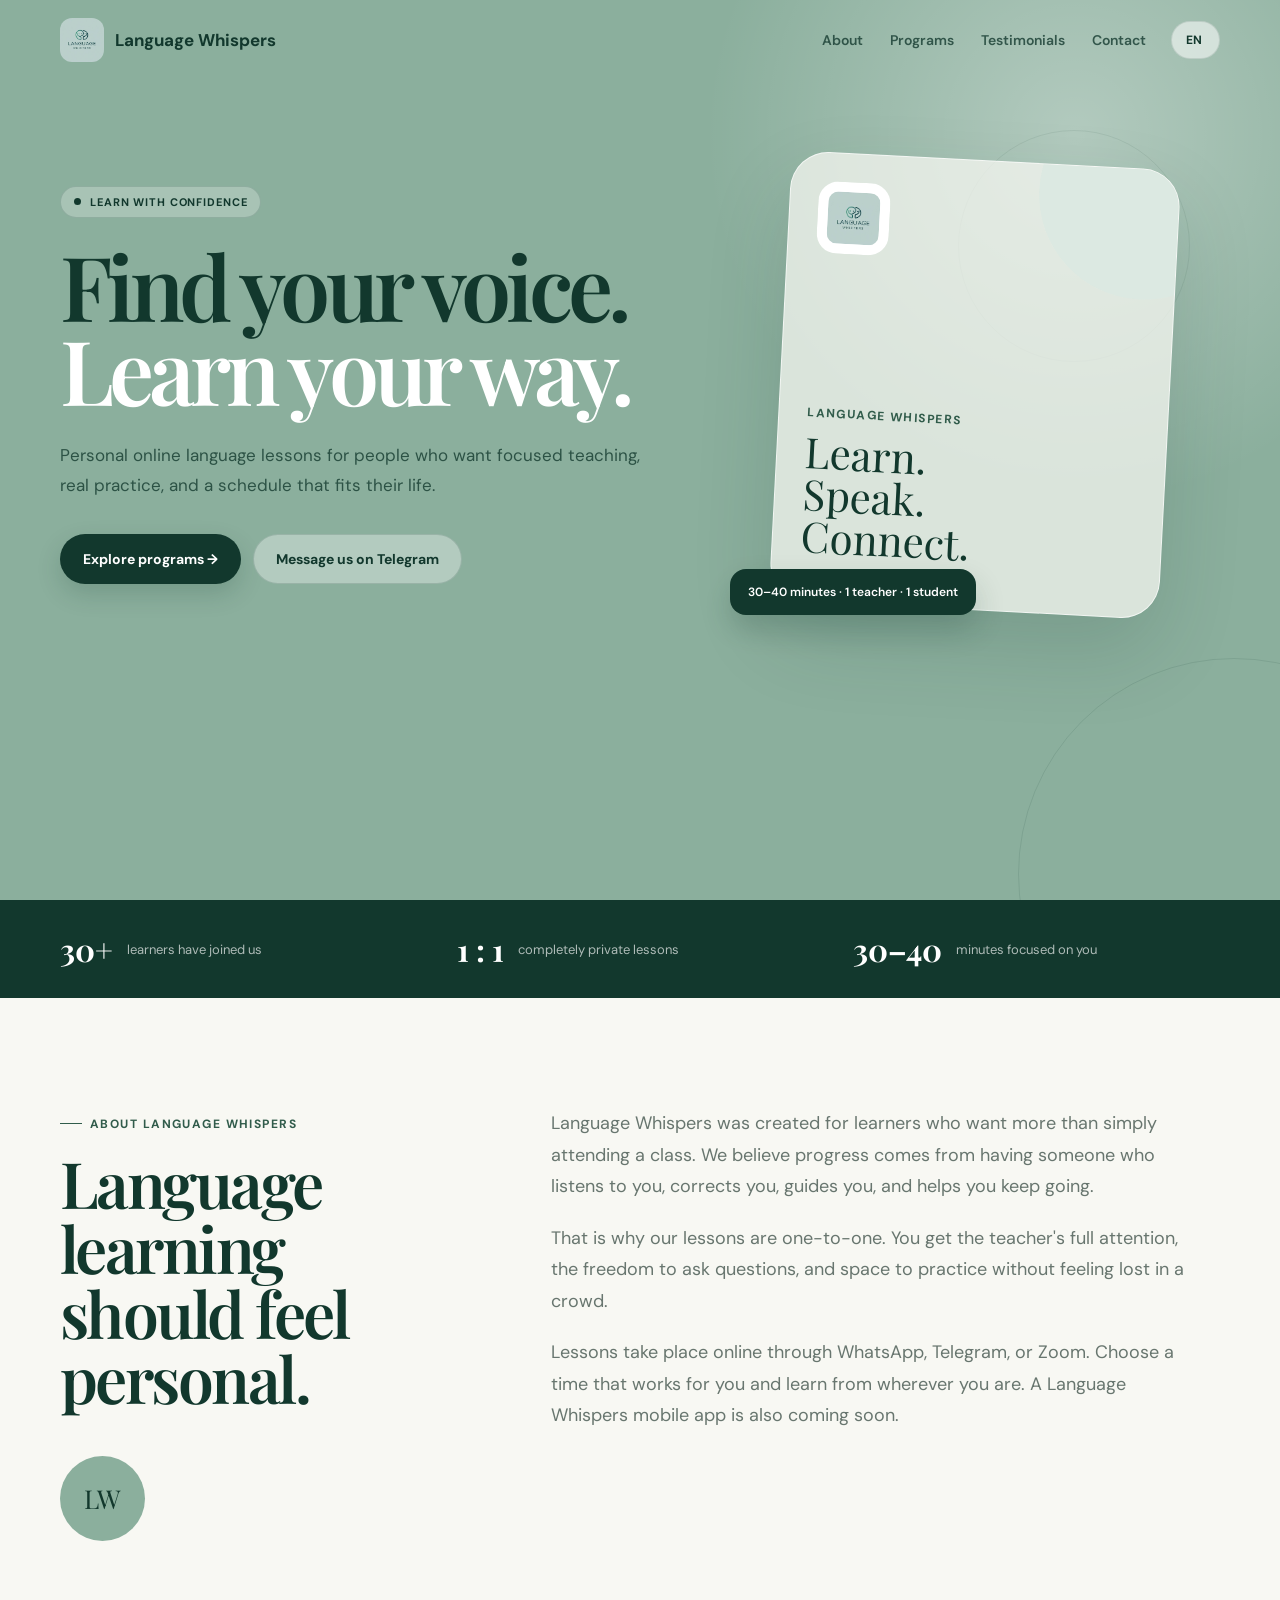
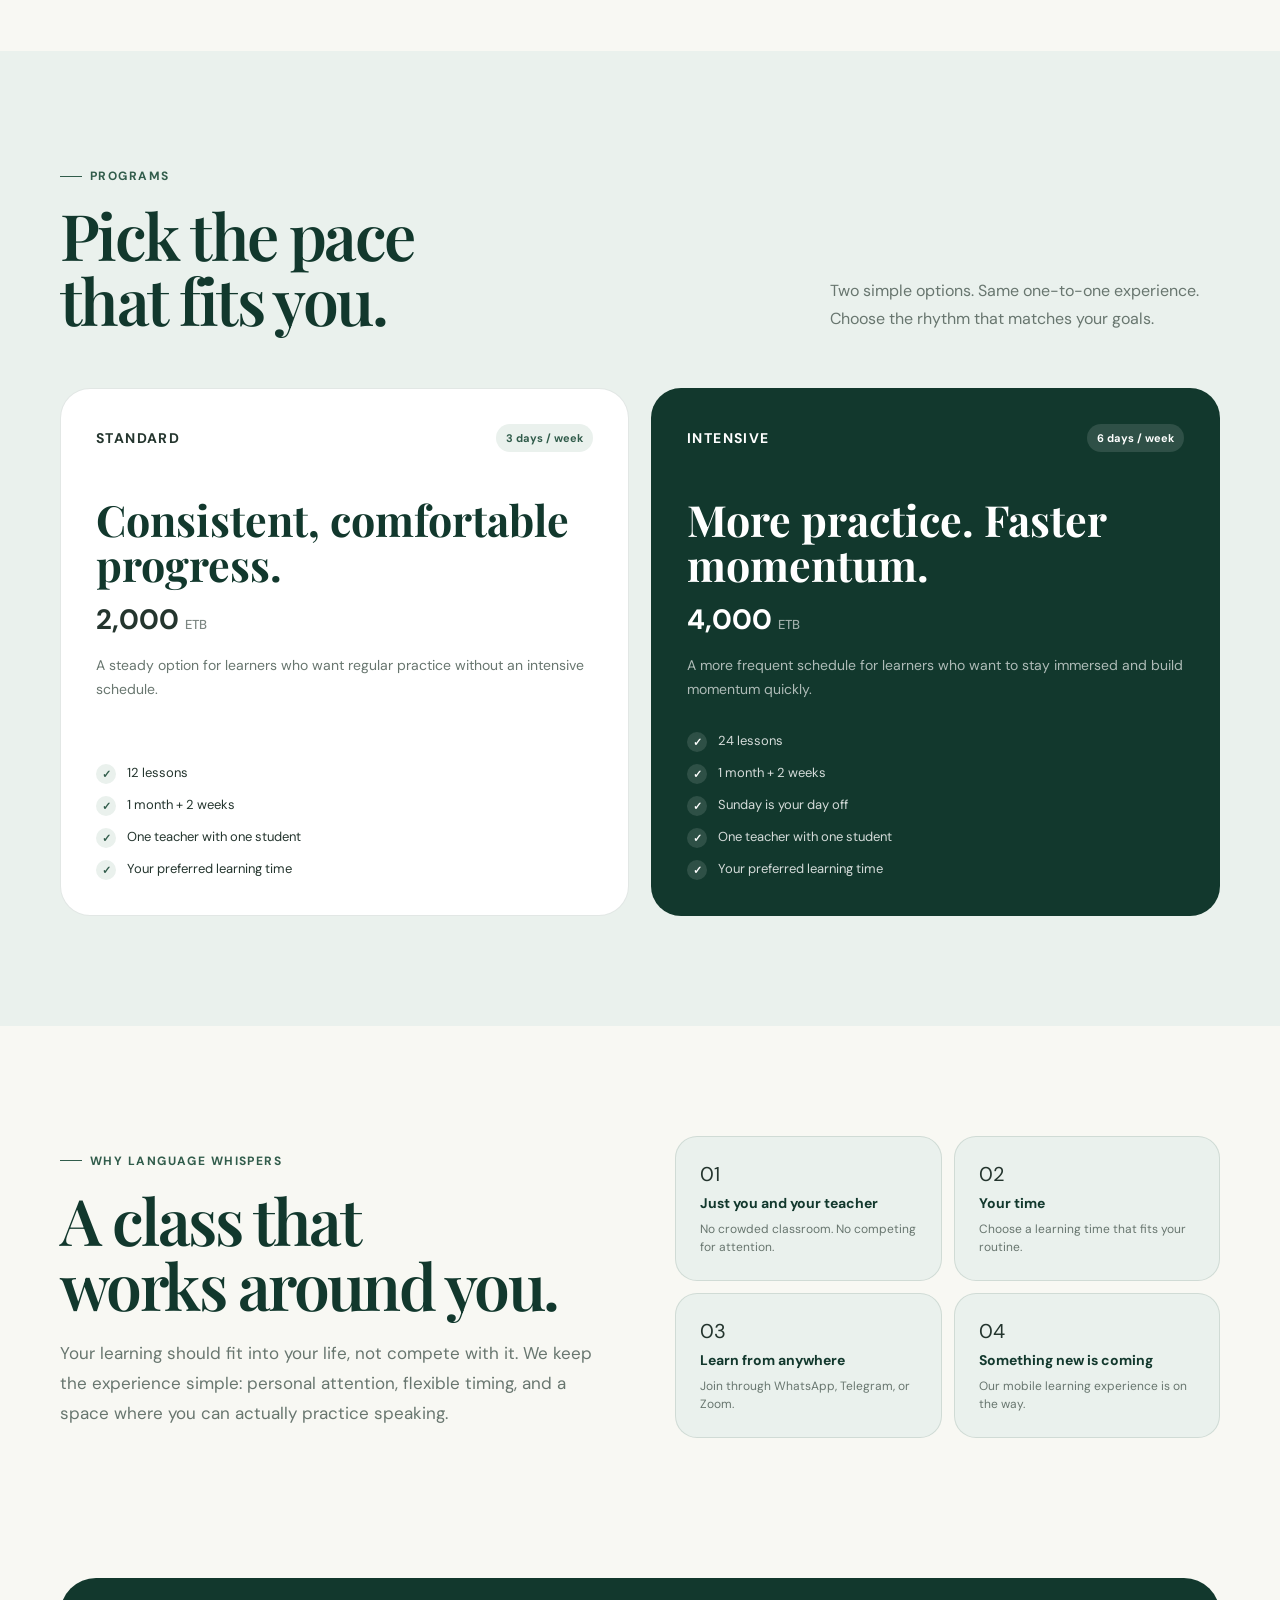
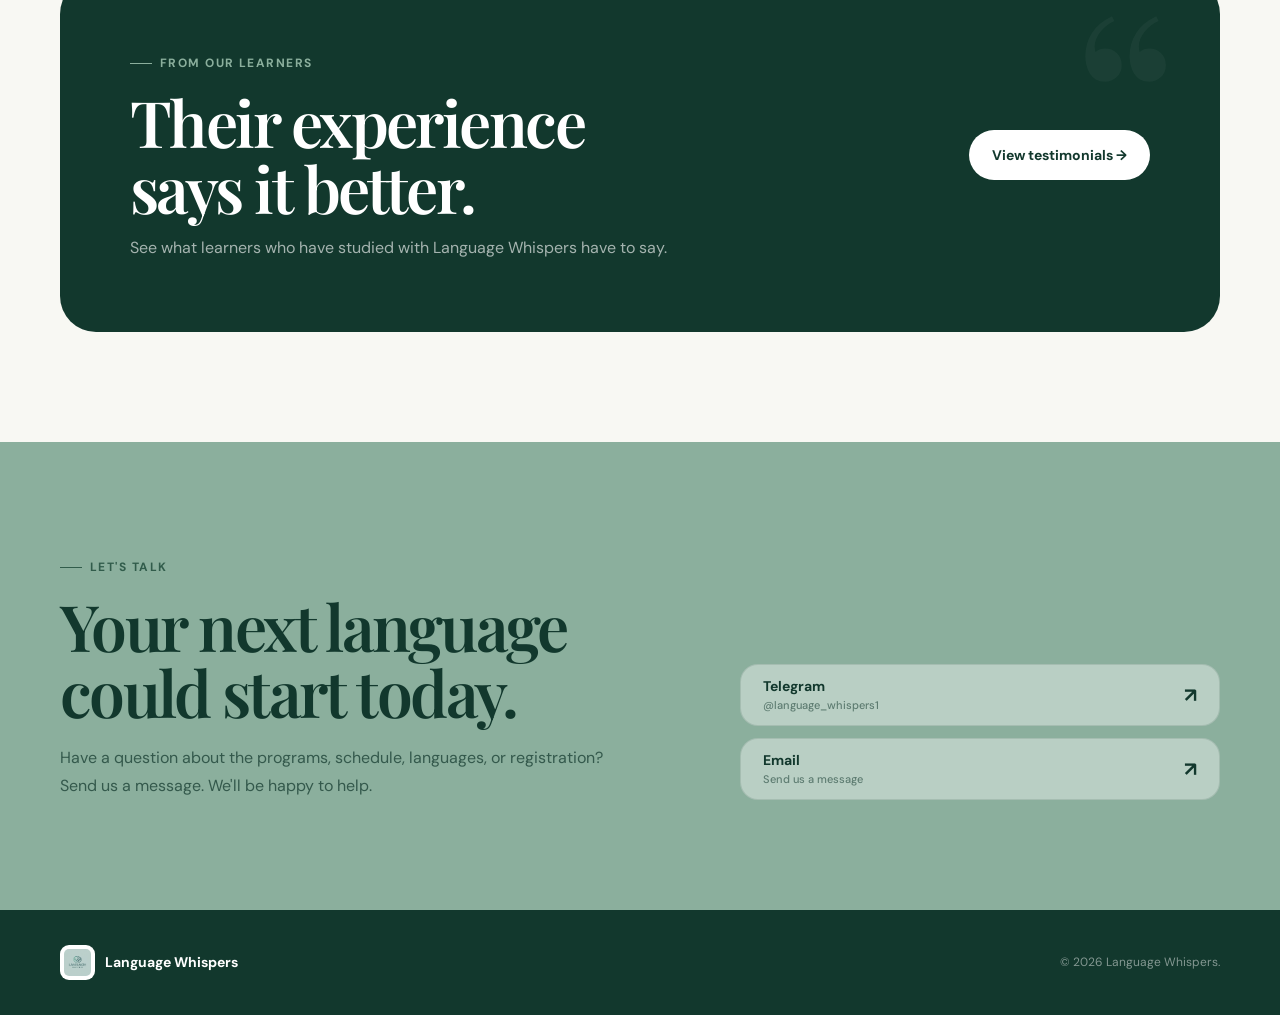
<file: index.html>
<!DOCTYPE html>
<html lang="en">
<head>
<meta charset="UTF-8">
<meta name="viewport" content="width=device-width, initial-scale=1.0">

<title>Language Whispers — Learn With Confidence</title>

<style>
@import url('https://fonts.googleapis.com/css2?family=DM+Sans:wght@400;500;600;700&family=Playfair+Display:wght@500;600&display=swap');

:root{
    --sage:#8BAF9D;
    --sage-light:#EAF1ED;
    --sage-soft:#DCE9E2;
    --deep:#12382D;
    --deep-2:#1D4A3B;
    --green:#315C4B;
    --cream:#F8F8F3;
    --white:#fff;
    --text:#24352E;
    --muted:#68766F;
    --border:rgba(18,56,45,.12);
    --shadow:0 20px 60px rgba(18,56,45,.10);
}

*{
    margin:0;
    padding:0;
    box-sizing:border-box;
}

html{
    scroll-behavior:smooth;
}

body{
    font-family:"DM Sans",sans-serif;
    background:var(--cream);
    color:var(--text);
    overflow-x:hidden;
}

img{
    max-width:100%;
    display:block;
}

a{
    color:inherit;
    text-decoration:none;
}

button,
select{
    font:inherit;
}

.container{
    width:min(1160px,calc(100% - 48px));
    margin:auto;
}

.section{
    padding:110px 0;
}

.section-label{
    display:inline-flex;
    align-items:center;
    gap:8px;
    margin-bottom:18px;

    font-size:12px;
    font-weight:700;
    letter-spacing:.12em;
    text-transform:uppercase;
    color:var(--green);
}

.section-label::before{
    content:"";
    width:22px;
    height:1px;
    background:currentColor;
}

h1,
h2{
    font-family:"Playfair Display",serif;
    font-weight:600;
    color:var(--deep);
}

h2{
    font-size:clamp(2.5rem,5vw,4.5rem);
    line-height:1.02;
    letter-spacing:-.04em;
}

p{
    line-height:1.75;
}

::selection{
    background:var(--deep);
    color:#fff;
}


/* =========================================================
   NAVIGATION
========================================================= */

.navbar{
    position:fixed;
    top:0;
    left:0;
    width:100%;
    z-index:1000;
    padding:18px 0;
    transition:.3s ease;
}

.navbar.scrolled{
    background:rgba(248,248,243,.93);
    backdrop-filter:blur(18px);
    box-shadow:0 8px 30px rgba(18,56,45,.06);
    padding:12px 0;
}

.nav-inner{
    display:flex;
    align-items:center;
    justify-content:space-between;
    gap:25px;
}

.logo{
    display:flex;
    align-items:center;
    gap:11px;
    flex-shrink:0;
}

.logo img{
    width:44px;
    height:44px;
    object-fit:contain;
    border-radius:12px;
}

.logo-text{
    color:var(--deep);
    font-size:17px;
    font-weight:700;
}

.nav-right{
    display:flex;
    align-items:center;
    gap:25px;
}

.nav-links{
    display:flex;
    align-items:center;
    gap:27px;
}

.nav-links a{
    color:var(--deep);
    font-size:14px;
    font-weight:600;
    opacity:.78;
    transition:.2s;
}

.nav-links a:hover{
    opacity:1;
}

.language-select{
    appearance:none;
    border:1px solid var(--border);
    background:rgba(255,255,255,.55);
    color:var(--deep);
    border-radius:999px;
    padding:10px 14px;
    font-size:12px;
    font-weight:700;
    cursor:pointer;
    outline:none;
}

.menu-btn{
    display:none;
    width:44px;
    height:44px;
    border:1px solid var(--border);
    border-radius:50%;
    background:rgba(255,255,255,.6);
    align-items:center;
    justify-content:center;
    flex-direction:column;
    gap:5px;
    cursor:pointer;
}

.menu-btn span{
    width:18px;
    height:2px;
    background:var(--deep);
    border-radius:2px;
}


/* =========================================================
   HERO
========================================================= */

.hero{
    min-height:100vh;
    padding:0 0 80px;
    padding-top:150px;
    background:
        radial-gradient(circle at 84% 15%,
        rgba(255,255,255,.34),
        transparent 28%),
        var(--sage);
    position:relative;
    overflow:hidden;
}

.hero::before{
    content:"";
    position:absolute;
    width:430px;
    height:430px;
    border:1px solid rgba(18,56,45,.10);
    border-radius:50%;
    right:-170px;
    bottom:-190px;
}

.hero::after{
    content:"";
    position:absolute;
    width:230px;
    height:230px;
    border:1px solid rgba(18,56,45,.08);
    border-radius:50%;
    right:90px;
    top:130px;
}

.hero-grid{
    position:relative;
    z-index:2;

    display:grid;
    grid-template-columns:1.1fr .9fr;
    gap:70px;
    align-items:center;
}

.hero-copy{
    max-width:720px;
}

.hero-eyebrow{
    display:inline-flex;
    align-items:center;
    gap:9px;

    padding:8px 13px;
    margin-bottom:25px;

    border:1px solid rgba(18,56,45,.16);
    background:rgba(255,255,255,.25);
    border-radius:999px;

    color:var(--deep);
    font-size:11px;
    font-weight:700;
    letter-spacing:.08em;
    text-transform:uppercase;
}

.hero-eyebrow span:first-child{
    width:7px;
    height:7px;
    border-radius:50%;
    background:var(--deep);
}

.hero h1{
    font-size:clamp(3.4rem,7vw,6.7rem);
    line-height:.94;
    letter-spacing:-.055em;
}

.hero h1 em{
    color:white;
    font-style:normal;
}

.hero-description{
    max-width:580px;
    margin-top:30px;
    color:rgba(18,56,45,.78);
    font-size:17px;
}

.hero-actions{
    display:flex;
    flex-wrap:wrap;
    gap:12px;
    margin-top:34px;
}

.btn{
    display:inline-flex;
    align-items:center;
    justify-content:center;
    gap:9px;

    min-height:50px;
    padding:0 22px;

    border-radius:999px;
    border:1px solid transparent;

    font-size:14px;
    font-weight:700;

    cursor:pointer;
    transition:.2s ease;
}

.btn:hover{
    transform:translateY(-2px);
}

.btn-dark{
    background:var(--deep);
    color:#fff;
    box-shadow:0 10px 25px rgba(18,56,45,.18);
}

.btn-light{
    background:rgba(255,255,255,.35);
    border-color:rgba(18,56,45,.16);
    color:var(--deep);
}

.btn-white{
    background:#fff;
    color:var(--deep);
}


/* =========================================================
   HERO CARD
========================================================= */

.hero-visual{
    position:relative;
    min-height:470px;
    display:flex;
    align-items:center;
    justify-content:center;
}

.hero-card{
    width:min(390px,100%);
    min-height:450px;

    padding:28px;
    border-radius:38px;

    background:rgba(248,248,243,.72);
    border:1px solid rgba(255,255,255,.65);
    box-shadow:0 35px 80px rgba(18,56,45,.15);

    position:relative;
    overflow:hidden;
    transform:rotate(3deg);
}

.hero-card::before{
    content:"";
    position:absolute;
    width:210px;
    height:210px;
    border-radius:50%;
    background:var(--sage-soft);
    top:-80px;
    right:-70px;
}

.hero-card-logo{
    position:relative;
    z-index:2;
    width:72px;
    height:72px;
    padding:10px;
    object-fit:contain;
    border-radius:20px;
    background:#fff;
}

.hero-card-content{
    position:absolute;
    left:28px;
    right:28px;
    bottom:28px;
}

.hero-card-small{
    color:var(--green);
    font-size:12px;
    font-weight:700;
    text-transform:uppercase;
    letter-spacing:.12em;
}

.hero-card-title{
    margin:10px 0 16px;
    color:var(--deep);
    font-family:"Playfair Display",serif;
    font-size:42px;
    line-height:1;
}

.hero-card-text{
    color:var(--muted);
    font-size:14px;
    line-height:1.7;
}

.hero-note{
    position:absolute;
    left:0;
    bottom:5px;
    padding-top: 10px;

    padding:15px 18px;
    border-radius:16px;

    background:var(--deep);
    color:#fff;

    font-size:12px;
    font-weight:600;

    box-shadow:0 15px 30px rgba(18,56,45,.2);
}


/* =========================================================
   TRUST
========================================================= */

.trust{
    padding:28px 0;
    background:var(--deep);
    color:#fff;
}

.trust-grid{
    display:grid;
    grid-template-columns:repeat(3,1fr);
    gap:30px;
}

.trust-item{
    display:flex;
    align-items:center;
    gap:14px;
}

.trust-number{
    font-family:"Playfair Display",serif;
    font-size:31px;
   
}

.trust-text{
    color:rgba(255,255,255,.66);
    font-size:13px;
}


/* =========================================================
   ABOUT
========================================================= */

.about-grid{
    display:grid;
    grid-template-columns:.75fr 1.25fr;
    gap:90px;
    align-items:start;
}

.about-intro{
    position:sticky;
    top:130px;
}

.about-text{
    max-width:650px;
    color:var(--muted);
    font-size:18px;
}

.about-text + .about-text{
    margin-top:20px;
}

.about-mark{
    width:85px;
    height:85px;
    margin-top:45px;

    display:flex;
    align-items:center;
    justify-content:center;

    border-radius:50%;
    background:var(--sage);

    color:var(--deep);
    font-family:"Playfair Display",serif;
    font-size:26px;
}


/* =========================================================
   PROGRAMS
========================================================= */

.programs{
    background:var(--sage-light);
}

.program-heading{
    display:flex;
    align-items:end;
    justify-content:space-between;
    gap:30px;
    margin-bottom:55px;
}

.program-heading p{
    max-width:390px;
    color:var(--muted);
}

.program-grid{
    display:grid;
    grid-template-columns:repeat(2,1fr);
    gap:22px;
}

.program-card{
    min-height:450px;
    padding:35px;

    display:flex;
    flex-direction:column;

    background:#fff;
    border:1px solid var(--border);
    border-radius:30px;

    transition:.25s ease;
}

.program-card:hover{
    transform:translateY(-6px);
    box-shadow:var(--shadow);
}

.program-card.featured{
    background:var(--deep);
    color:#fff;
}

.program-top{
    display:flex;
    align-items:center;
    justify-content:space-between;
    gap:20px;
}

.program-name{
    color:inherit;
    font-size:14px;
    font-weight:700;
    text-transform:uppercase;
    letter-spacing:.1em;
}

.program-badge{
    padding:7px 10px;
    border-radius:999px;
    background:var(--sage-light);
    color:var(--green);
    font-size:11px;
    font-weight:700;
}

.featured .program-badge{
    background:rgba(255,255,255,.12);
    color:#fff;
}

.program-title{
    margin-top:45px;
    color:var(--deep);
    font-family:"Playfair Display",serif;
    font-size:43px;
    line-height:1.05;
}

.featured .program-title{
    color:#fff;
}

.program-price{
    margin-top:14px;
    color:inherit;
    font-size:28px;
    font-weight:700;
}

.program-price span{
    font-size:13px;
    font-weight:500;
    opacity:.6;
}

.program-description{
    margin-top:15px;
    color:var(--muted);
    font-size:14px;
}

.featured .program-description{
    color:rgba(255,255,255,.66);
}

.program-details{
    margin-top:auto;
    padding-top:30px;
    display:grid;
    gap:12px;
}

.detail{
    display:flex;
    align-items:flex-start;
    gap:11px;
    color:var(--text);
    font-size:13px;
}

.featured .detail{
    color:rgba(255,255,255,.82);
}

.detail::before{
    content:"✓";
    width:20px;
    height:20px;
    flex-shrink:0;

    display:flex;
    align-items:center;
    justify-content:center;

    border-radius:50%;
    background:var(--sage-light);
    color:var(--green);

    font-size:11px;
    font-weight:700;
}

.featured .detail::before{
    background:rgba(255,255,255,.12);
    color:#fff;
}


/* =========================================================
   EXPERIENCE
========================================================= */

.experience-grid{
    display:grid;
    grid-template-columns:1fr 1fr;
    gap:70px;
    align-items:center;
}

.experience-copy p{
    max-width:570px;
    margin-top:22px;
    color:var(--muted);
    font-size:17px;
}

.experience-list{
    display:grid;
    grid-template-columns:1fr 1fr;
    gap:12px;
}

.experience-item{
    min-height:145px;
    padding:24px;

    display:flex;
    flex-direction:column;
    justify-content:space-between;

    border:1px solid var(--border);
    border-radius:22px;
    background:var(--sage-light);
}

.experience-icon{
    font-size:20px;
}

.experience-item strong{
    color:var(--deep);
    font-size:14px;
}

.experience-item span:last-child{
    color:var(--muted);
    font-size:12px;
    line-height:1.5;
}


/* =========================================================
   TESTIMONIAL CTA
========================================================= */

.testimonial-section{
    padding:30px 0 110px;
}

.testimonial-box{
    position:relative;
    overflow:hidden;

    display:grid;
    grid-template-columns:1fr auto;
    align-items:center;
    gap:40px;

    padding:70px;

    border-radius:36px;
    background:var(--deep);
    color:#fff;
}

.testimonial-box::after{
    content:"“";
    position:absolute;
    right:40px;
    top:-55px;

    color:rgba(255,255,255,.04);
    font-family:"Playfair Display",serif;
    font-size:260px;
}

.testimonial-box h2{
    max-width:650px;
    color:#fff;
}

.testimonial-box p{
    margin-top:14px;
    color:rgba(255,255,255,.62);
}


/* =========================================================
   CONTACT
========================================================= */

.contact{
    background:var(--sage);
}

.contact-grid{
    display:grid;
    grid-template-columns:1fr .8fr;
    gap:80px;
    align-items:end;
}

.contact h2{
    max-width:700px;
}

.contact-copy{
    max-width:560px;
    margin-top:20px;
    color:rgba(18,56,45,.72);
}

.contact-actions{
    display:flex;
    flex-direction:column;
    gap:12px;
}

.contact-button{
    width:100%;
    min-height:62px;

    padding:0 22px;

    display:flex;
    align-items:center;
    justify-content:space-between;

    border:1px solid rgba(18,56,45,.12);
    border-radius:18px;

    background:rgba(255,255,255,.4);
    color:var(--deep);

    font-size:14px;
    font-weight:700;

    transition:.2s ease;
}

.contact-button:hover{
    background:#fff;
    transform:translateX(4px);
}

.contact-button small{
    display:block;
    margin-top:3px;
    color:var(--deep);
    opacity:.55;
    font-size:11px;
    font-weight:500;
}

.contact-arrow{
    font-size:20px;
}


/* =========================================================
   FOOTER
========================================================= */

footer{
    padding:35px 0;
    background:var(--deep);
    color:#fff;
}

.footer-inner{
    display:flex;
    align-items:center;
    justify-content:space-between;
    gap:25px;
}

.footer-brand{
    display:flex;
    align-items:center;
    gap:10px;
}

.footer-brand img{
    width:35px;
    height:35px;
    padding:4px;
    object-fit:contain;
    border-radius:9px;
    background:#fff;
}

.footer-brand span{
    font-size:14px;
    font-weight:700;
}

.footer-copy{
    color:rgba(255,255,255,.48);
    font-size:12px;
}


/* =========================================================
   ANIMATION
========================================================= */

.reveal{
    opacity:0;
    transform:translateY(25px);
    transition:opacity .7s ease,transform .7s ease;
}

.reveal.visible{
    opacity:1;
    transform:translateY(0);
}


/* =========================================================
   TABLET
========================================================= */

@media(max-width:900px){

    .container{
        width:min(100% - 36px,700px);
    }

    .section{
        padding:85px 0;
    }

    .hero{
        padding-top:130px;
    }

    .hero-grid{
        grid-template-columns:1fr;
        gap:60px;
    }

    .hero-visual{
        min-height:400px;
    }

    .about-grid{
        grid-template-columns:1fr;
        gap:40px;
    }

    .about-intro{
        position:static;
    }

    .about-mark{
        display:none;
    }

    .program-heading{
        display:block;
    }

    .program-heading p{
        margin-top:18px;
    }

    .experience-grid{
        grid-template-columns:1fr;
        gap:45px;
    }

    .contact-grid{
        grid-template-columns:1fr;
        gap:40px;
    }
}


/* =========================================================
   MOBILE
========================================================= */

@media(max-width:680px){

    .container{
        width:calc(100% - 30px);
    }

    .section{
        padding:70px 0;
    }


    /* NAV */

    .navbar{
        padding:12px 0;
    }

    .logo img{
        width:39px;
        height:39px;
    }

    .logo-text{
        font-size:15px;
    }

    .nav-right{
        gap:8px;
    }

    .nav-links{
        position:absolute;
        top:calc(100% + 8px);
        left:15px;
        right:15px;

        display:none;
        flex-direction:column;
        align-items:stretch;

        padding:10px;

        border:1px solid var(--border);
        border-radius:22px;

        background:rgba(248,248,243,.97);
        backdrop-filter:blur(20px);

        box-shadow:0 20px 50px rgba(18,56,45,.12);
    }

    .nav-links.open{
        display:flex;
    }

    .nav-links a{
        padding:13px 15px;
        border-radius:13px;
    }

    .nav-links a:hover{
        background:var(--sage-light);
    }

    .language-select{
        max-width:62px;
        padding:9px 8px;
    }

    .menu-btn{
        display:flex;
    }


    /* HERO */

    .hero{
        min-height:auto;
        padding:0 0 65px;
        padding-top:125px;
    }

    .hero-grid{
        gap:50px;
    }

    .hero-eyebrow{
        font-size:9px;
        padding:7px 10px;
    }

    .hero h1{
        font-size:clamp(3rem,15vw,4.7rem);
        line-height:.95;
    }

    .hero-description{
        margin-top:23px;
        font-size:15px;
    }

    .hero-actions{
        display:grid;
        grid-template-columns:1fr;
        gap:10px;
    }

    .hero-actions .btn{
        width:100%;
    }

    .hero-visual{
        min-height:350px;
    }

    .hero-card{
        min-height:350px;
        padding:22px;
        border-radius:28px;
        transform:rotate(2deg);
    }

    .hero-card-logo{
        width:58px;
        height:58px;
        border-radius:15px;
    }

    .hero-card-content{
        left:22px;
        right:22px;
        bottom:22px;
    }

    .hero-card-title{
        font-size:34px;
    }

    .hero-note{
        left:-3px;
        bottom:10px;
        padding:12px 14px;
        font-size:10px;
    }


    /* TRUST */

    .trust{
        padding:22px 0;
    }

    .trust-grid{
        grid-template-columns:1fr;
        gap:18px;
    }

    .trust-number{
        font-size:26px;
    }


    /* HEADINGS */

    h2{
        font-size:clamp(2.35rem,11vw,3.5rem);
    }


    /* ABOUT */

    .about-text{
        font-size:16px;
    }


    /* PROGRAMS */

    .program-heading{
        margin-bottom:35px;
    }

    .program-grid{
        grid-template-columns:1fr;
        gap:15px;
    }

    .program-card{
        min-height:430px;
        padding:26px;
        border-radius:25px;
    }

    .program-title{
        margin-top:35px;
        font-size:36px;
    }

    .program-price{
        font-size:25px;
    }


    /* EXPERIENCE */

    .experience-list{
        grid-template-columns:1fr;
    }

    .experience-item{
        min-height:120px;
    }


    /* TESTIMONIAL */

    .testimonial-section{
        padding:0 0 70px;
    }

    .testimonial-box{
        grid-template-columns:1fr;
        gap:25px;
        padding:38px 25px;
        border-radius:27px;
    }

    .testimonial-box .btn{
        width:100%;
    }


    /* CONTACT */

    .contact-grid{
        gap:35px;
    }

    .contact-button{
        min-height:60px;
        padding:0 17px;
    }


    /* FOOTER */

    .footer-inner{
        flex-direction:column;
        text-align:center;
    }
}


/* =========================================================
   VERY SMALL PHONES
========================================================= */

@media(max-width:360px){

    .container{
        width:calc(100% - 24px);
    }

    .logo-text{
        font-size:14px;
    }

    .hero h1{
        font-size:2.9rem;
    }

    .hero-card{
        min-height:320px;
    }

    .program-card{
        padding:22px;
    }

    .program-title{
        font-size:32px;
    }
}
</style>
</head>


<body>

<!-- =========================================================
     NAVIGATION
========================================================= -->

<header class="navbar" id="navbar">

    <div class="container nav-inner">

        <a href="#home" class="logo">
            <img src="lan.png" alt="Language Whispers logo">
            <span class="logo-text">Language Whispers</span>
        </a>

        <div class="nav-right">

            <nav class="nav-links" id="navLinks">

                <a href="#about" data-i18n="navAbout">About</a>

                <a href="#programs" data-i18n="navPrograms">Programs</a>

                <a href="#testimonials" data-i18n="navTestimonials">
                    Testimonials
                </a>

                <a href="#contact" data-i18n="navContact">
                    Contact
                </a>

            </nav>

            <select id="languageSelect" class="language-select">
                <option value="en">EN</option>
                <option value="am">አማ</option>
            </select>

            <button
                class="menu-btn"
                id="menuBtn"
                aria-label="Open menu"
                aria-expanded="false"
            >
                <span></span>
                <span></span>
            </button>

        </div>

    </div>

</header>


<!-- =========================================================
     HERO
========================================================= -->

<main>

<section class="hero" id="home">

    <div class="container hero-grid">

        <div class="hero-copy reveal">

            <div class="hero-eyebrow">
                <span></span>
                <span data-i18n="eyebrow">
                    Learn with confidence
                </span>
            </div>

            <h1 data-i18n-html="heroTitle">
                Find your voice.
                <em>Learn your way.</em>
            </h1>

            <p class="hero-description" data-i18n="heroDescription">
                Personal online language lessons for people who want
                focused teaching, real practice, and a schedule that
                fits their life.
            </p>

            <div class="hero-actions">

                <a
                    href="#programs"
                    class="btn btn-dark"
                    data-i18n="explorePrograms"
                >
                    Explore programs →
                </a>

                <a
                    href="https://t.me/language_whispers1?text=Hello%20Language%20Whispers%2C%20I%27m%20interested%20in%20your%20language%20programs."
                    target="_blank"
                    rel="noopener"
                    class="btn btn-light"
                    data-i18n="talkTelegram"
                >
                    Message us on Telegram
                </a>

            </div>

        </div>


        <div class="hero-visual reveal">

            <div class="hero-card">

                <img
                    src="lan.png"
                    alt="Language Whispers"
                    class="hero-card-logo"
                >

                <div class="hero-card-content">

                    <div
                        class="hero-card-small"
                        data-i18n="heroCardSmall"
                    >
                        Language Whispers
                    </div>

                    <div
                        class="hero-card-title"
                        data-i18n-html="heroCardTitle"
                    >
                        Learn.<br>
                        Speak.<br>   
                    </div>

                    <p
                        class="hero-card-text"
                        data-i18n="heroCardText"
                    >
                    </p>

                </div>

            </div>

            <div class="hero-note" data-i18n="heroNote">
                30–40 minutes · 1 teacher · 1 student
            </div>

        </div>

    </div>

</section>


<!-- =========================================================
     TRUST
========================================================= -->

<section class="trust">

    <div class="container trust-grid">

        <div class="trust-item">
            <strong class="trust-number">30+</strong>
            <span
                class="trust-text"
                data-i18n="students"
            >
                learners have joined us
            </span>
        </div>

        <div class="trust-item">
            <strong class="trust-number">1 : 1</strong>
            <span
                class="trust-text"
                data-i18n="private"
            >
                completely private lessons
            </span>
        </div>

        <div class="trust-item">
            <strong class="trust-number">30–40</strong>
            <span
                class="trust-text"
                data-i18n="minutes"
            >
                minutes focused on you
            </span>
        </div>

    </div>

</section>


<!-- =========================================================
     ABOUT
========================================================= -->

<section class="section" id="about">

    <div class="container about-grid">

        <div class="about-intro reveal">

            <div
                class="section-label"
                data-i18n="aboutLabel"
            >
                About Language Whispers
            </div>

            <h2 data-i18n-html="aboutTitle">
                Language learning
                should feel personal.
            </h2>

            <div class="about-mark">
                LW
            </div>

        </div>


        <div class="reveal">

            <p
                class="about-text"
                data-i18n="aboutText1"
            >
                Language Whispers was created for learners who want
                more than simply attending a class. We believe progress
                comes from having someone who listens to you, corrects you,
                guides you, and helps you keep going.
            </p>

            <p
                class="about-text"
                data-i18n="aboutText2"
            >
                That is why our lessons are one-to-one. You get the
                teacher's full attention, the freedom to ask questions,
                and space to practice without feeling lost in a crowd.
            </p>

            <p
                class="about-text"
                data-i18n="aboutText3"
            >
                Lessons take place online through WhatsApp, Telegram,
                or Zoom. Choose a time that works for you and learn
                from wherever you are. A Language Whispers mobile app
                is also coming soon.
            </p>

        </div>

    </div>

</section>


<!-- =========================================================
     PROGRAMS
========================================================= -->

<section class="section programs" id="programs">

    <div class="container">

        <div class="program-heading reveal">

            <div>

                <div
                    class="section-label"
                    data-i18n="programLabel"
                >
                    Programs
                </div>

                <h2 data-i18n-html="programTitle">
                    Pick the pace
                    that fits you.
                </h2>

            </div>

            <p data-i18n="programIntro">
                Two simple options. Same one-to-one experience.
                Choose the rhythm that matches your goals.
            </p>

        </div>


        <div class="program-grid">


            <!-- STANDARD -->

            <article class="program-card reveal">

                <div class="program-top">

                    <span
                        class="program-name"
                        data-i18n="standard"
                    >
                        Standard
                    </span>

                    <span
                        class="program-badge"
                        data-i18n="threeDays"
                    >
                        3 days / week
                    </span>

                </div>

                <h3
                    class="program-title"
                    data-i18n="standardTitle"
                >
                    Consistent,
                    comfortable progress.
                </h3>

                <div class="program-price">
                    2,000 <span>ETB</span>
                </div>

                <p
                    class="program-description"
                    data-i18n="standardDescription"
                >
                    A steady option for learners who want regular
                    practice without an intensive schedule.
                </p>

                <div class="program-details">

                    <div
                        class="detail"
                        data-i18n="standardLessons"
                    >
                        12 lessons
                    </div>

                    <div
                        class="detail"
                        data-i18n="standardDuration"
                    >
                        1 month + 2 weeks
                    </div>

                    <div
                        class="detail"
                        data-i18n="standardPrivate"
                    >
                        One teacher with one student
                    </div>

                    <div
                        class="detail"
                        data-i18n="standardTime"
                    >
                        Your preferred learning time
                    </div>

                </div>

            </article>


            <!-- INTENSIVE -->

            <article class="program-card featured reveal">

                <div class="program-top">

                    <span
                        class="program-name"
                        data-i18n="intensive"
                    >
                        Intensive
                    </span>

                    <span
                        class="program-badge"
                        data-i18n="sixDays"
                    >
                        6 days / week
                    </span>

                </div>

                <h3
                    class="program-title"
                    data-i18n="intensiveTitle"
                >
                    More practice.
                    Faster momentum.
                </h3>

                <div class="program-price">
                    4,000 <span>ETB</span>
                </div>

                <p
                    class="program-description"
                    data-i18n="intensiveDescription"
                >
                    A more frequent schedule for learners who want
                    to stay immersed and build momentum quickly.
                </p>

                <div class="program-details">

                    <div
                        class="detail"
                        data-i18n="intensiveLessons"
                    >
                        24 lessons
                    </div>

                    <div
                        class="detail"
                        data-i18n="intensiveDuration"
                    >
                        1 month + 2 weeks
                    </div>

                    <div
                        class="detail"
                        data-i18n="intensiveSunday"
                    >
                        Sunday is your day off
                    </div>

                    <div
                        class="detail"
                        data-i18n="intensivePrivate"
                    >
                        One teacher with one student
                    </div>

                    <div
                        class="detail"
                        data-i18n="intensiveTime"
                    >
                        Your preferred learning time
                    </div>

                </div>

            </article>

        </div>

    </div>

</section>


<!-- =========================================================
     EXPERIENCE
========================================================= -->

<section class="section">

    <div class="container experience-grid">

        <div class="experience-copy reveal">

            <div
                class="section-label"
                data-i18n="experienceLabel"
            >
                Why Language Whispers
            </div>

            <h2 data-i18n-html="experienceTitle">
                A class that
                works around you.
            </h2>

            <p data-i18n="experienceText">
                Your learning should fit into your life, not compete
                with it. We keep the experience simple: personal
                attention, flexible timing, and a space where you can
                actually practice speaking.
            </p>

        </div>


        <div class="experience-list reveal">

            <div class="experience-item">

                <span class="experience-icon">01</span>

                <strong data-i18n="featureOneTitle">
                    Just you and your teacher
                </strong>

                <span data-i18n="featureOneText">
                    No crowded classroom. No competing for attention.
                </span>

            </div>


            <div class="experience-item">

                <span class="experience-icon">02</span>

                <strong data-i18n="featureTwoTitle">
                    Your time
                </strong>

                <span data-i18n="featureTwoText">
                    Choose a learning time that fits your routine.
                </span>

            </div>


            <div class="experience-item">

                <span class="experience-icon">03</span>

                <strong data-i18n="featureThreeTitle">
                    Learn from anywhere
                </strong>

                <span data-i18n="featureThreeText">
                    Join through WhatsApp, Telegram, or Zoom.
                </span>

            </div>


            <div class="experience-item">

                <span class="experience-icon">04</span>

                <strong data-i18n="featureFourTitle">
                    Something new is coming
                </strong>

                <span data-i18n="featureFourText">
                    Our mobile learning experience is on the way.
                </span>

            </div>

        </div>

    </div>

</section>


<!-- =========================================================
     TESTIMONIALS
========================================================= -->

<section
    class="testimonial-section"
    id="testimonials"
>

    <div class="container">

        <div class="testimonial-box reveal">

            <div>

                <div
                    class="section-label"
                    style="color:#8BAF9D;"
                >
                    <span data-i18n="testimonialLabel">
                        From our learners
                    </span>
                </div>

                <h2 data-i18n-html="testimonialTitle">
                    Their experience
                    says it better.
                </h2>

                <p data-i18n="testimonialText">
                    See what learners who have studied with
                    Language Whispers have to say.
                </p>

            </div>

            <!-- Replace this with your real testimonial page/file -->

            <a
                href="student.html"
                class="btn btn-white"
                data-i18n="viewTestimonials"
            >
                View testimonials →
            </a>

        </div>

    </div>

</section>


<!-- =========================================================
     CONTACT
========================================================= -->

<section class="section contact" id="contact">

    <div class="container contact-grid">

        <div class="reveal">

            <div
                class="section-label"
                data-i18n="contactLabel"
            >
                Let's talk
            </div>

            <h2 data-i18n-html="contactTitle">
                Your next language
                could start today.
            </h2>

            <p
                class="contact-copy"
                data-i18n="contactText"
            >
                Have a question about the programs, schedule,
                languages, or registration? Send us a message.
                We'll be happy to help.
            </p>

        </div>


        <div class="contact-actions reveal">


            <!-- TELEGRAM -->

            <a
                href="https://t.me/language_whispers1?text=Hello%20Language%20Whispers%2C%20I%27d%20like%20to%20learn%20more%20about%20your%20programs."
                target="_blank"
                rel="noopener"
                class="contact-button"
            >

                <span>

                    <span data-i18n="telegram">
                        Telegram
                    </span>

                    <small>
                        @language_whispers1
                    </small>

                </span>

                <span class="contact-arrow">↗</span>

            </a>


            <!-- EMAIL
                 Replace YOUR-EMAIL@example.com
                 with your actual Language Whispers email.
            -->

           <a
            href="https://mail.google.com/mail/?view=cm&fs=1&to=languagewhispers@gmail.com&su=Language%20Whispers%20Inquiry&body=Hello%20Language%20Whispers%2C%0A%0AI%27d%20like%20to%20learn%20more%20about%20your%20programs."
            target="_blank"
            rel="noopener"
            class="contact-button"
        >

                <span>

                    <span data-i18n="email">
                        Email
                    </span>

                    <small data-i18n="emailSmall">
                        Send us a message
                    </small>

                </span>

                <span class="contact-arrow">↗</span>

            </a>

        </div>

    </div>

</section>

</main>


<!-- =========================================================
     FOOTER
========================================================= -->

<footer>

    <div class="container footer-inner">

        <div class="footer-brand">

            <img
                src="lan.png"
                alt="Language Whispers"
            >

            <span>
                Language Whispers
            </span>

        </div>

        <div class="footer-copy">
            © <span id="year"></span> Language Whispers.
        </div>

    </div>

</footer>


<script>

/* =========================================================
   NATURAL ENGLISH + NATURAL AMHARIC
========================================================= */

const translations = {

    en: {

        navAbout: "About",
        navPrograms: "Programs",
        navTestimonials: "Testimonials",
        navContact: "Contact",

        eyebrow: "Learn with confidence",

        heroTitle:
            "Find your voice. <em>Learn your way.</em>",

        heroDescription:
            "Personal online language lessons for people who want focused teaching, real practice, and a schedule that fits their life.",

        explorePrograms:
            "Explore programs →",

        talkTelegram:
            "Message us on Telegram",

        heroCardSmall:
            "Language Whispers",

        heroCardTitle:
            "Learn.<br>Speak.<br>Connect.",

       

        heroNote:
            "30–40 minutes · 1 teacher · 1 student",

        students:
            "learners have joined us",

        private:
            "completely private lessons",

        minutes:
            "minutes focused on you",

        aboutLabel:
            "About Language Whispers",

        aboutTitle:
            "Language learning<br>should feel personal.",

        aboutText1:
            "Language Whispers was created for learners who want more than simply attending a class. We believe progress comes from having someone who listens to you, corrects you, guides you, and helps you keep going.",

        aboutText2:
            "That is why our lessons are one-to-one. You get the teacher's full attention, the freedom to ask questions, and space to practice without feeling lost in a crowd.",

        aboutText3:
            "Lessons take place online through WhatsApp, Telegram, or Zoom. Choose a time that works for you and learn from wherever you are. A Language Whispers mobile app is also coming soon.",

        programLabel:
            "Programs",

        programTitle:
            "Pick the pace<br>that fits you.",

        programIntro:
            "Two simple options. Same one-to-one experience. Choose the rhythm that matches your goals.",

        standard:
            "Standard",

        threeDays:
            "3 days / week",

        standardTitle:
            "Consistent, comfortable progress.",

        standardDescription:
            "A steady option for learners who want regular practice without an intensive schedule.",

        standardLessons:
            "12 lessons",

        standardDuration:
            "1 month + 2 weeks",

        standardPrivate:
            "One teacher with one student",

        standardTime:
            "Your preferred learning time",

        intensive:
            "Intensive",

        sixDays:
            "6 days / week",

        intensiveTitle:
            "More practice. Faster momentum.",

        intensiveDescription:
            "A more frequent schedule for learners who want to stay immersed and build momentum quickly.",

        intensiveLessons:
            "24 lessons",

        intensiveDuration:
            "1 month + 2 weeks",

        intensiveSunday:
            "Sunday is your day off",

        intensivePrivate:
            "One teacher with one student",

        intensiveTime:
            "Your preferred learning time",

        experienceLabel:
            "Why Language Whispers",

        experienceTitle:
            "A class that<br>works around you.",

        experienceText:
            "Your learning should fit into your life, not compete with it. We keep the experience simple: personal attention, flexible timing, and a space where you can actually practice speaking.",

        featureOneTitle:
            "Just you and your teacher",

        featureOneText:
            "No crowded classroom. No competing for attention.",

        featureTwoTitle:
            "Your time",

        featureTwoText:
            "Choose a learning time that fits your routine.",

        featureThreeTitle:
            "Learn from anywhere",

        featureThreeText:
            "Join through WhatsApp, Telegram, or Zoom.",

        featureFourTitle:
            "Something new is coming",

        featureFourText:
            "Our mobile learning experience is on the way.",

        testimonialLabel:
            "From our learners",

        testimonialTitle:
            "Their experience<br>says it better.",

        testimonialText:
            "See what learners who have studied with Language Whispers have to say.",

        viewTestimonials:
            "View testimonials →",

        contactLabel:
            "Let's talk",

        contactTitle:
            "Your next language<br>could start today.",

        contactText:
            "Have a question about the programs, schedule, languages, or registration? Send us a message. We'll be happy to help.",

        telegram:
            "Telegram",

        email:
            "Email",

        emailSmall:
            "Send us a message"
    },


    am: {

        navAbout: "ስለ እኛ",
        navPrograms: "የትምህርት አማራጮች",
        navTestimonials: "የተማሪዎች አስተያየት",
        navContact: "እኛን ለማግኘት",

        eyebrow:
            "ቋንቋን እንዲሁም በራስ መተማመን ከእኛ ጋ  ይማሩ",

        heroTitle:
         "በሚመቾት መንገድ<em> ከእኛ ጋ ይማሩ</em>",

        heroDescription:
            "ግላዊ የኣንላይን የቋንቋ ትምህርት፤ መምህሩ ሙሉ ትኩረቱን የሚሰጥዎት፣ በተግባር የሚለማመዱበት እና ከህይወትዎ ጋር የሚስማማ የትምህርት ጊዜ ያለው።",

        explorePrograms:
            "የትምህርት አማራጮችን ይመልከቱ →",

        talkTelegram:
            "በTelegram ያነጋግሩን",

        heroCardSmall:
            "Language Whispers",

        heroCardTitle:
            "ይማሩ።<br>ይናገሩ።<br>",


        heroNote:
            "30–40 ደቂቃ · 1 መምህር · 1 ተማሪ",

        students:
            "እስካሁን ከእኛ ጋር የተማሩ",

        private:
            "ሙሉ በሙሉ የግል ትምህርት",

        minutes:
            "ደቂቃ ሙሉ ትኩረት ለእርስዎ",

        aboutLabel:
            "ስለ Language Whispers",

        aboutTitle:
            "ቋንቋ መማር<br>ግላዊ ልምድ መሆን አለበት።",

        aboutText1:
            "Language Whispers አንድ ክፍል ተቀምጦ ትምህርት ከመከታተል በላይ የሆነ የመማር ልምድ ለሚፈልጉ ተማሪዎች የተዘጋጀ ነው። ለእኛ እድገት ማለት የሚያዳምጥዎት፣ ስህተትዎን የሚያርምልዎት እና እንዲቀጥሉ የሚያበረታታዎት ሰው ከጎንዎ መኖር ማለት ነው።",

        aboutText2:
            "ለዚ  ነው ትምህርታችን 1 አስተማሪ ለ 1 ተማሪ ምንመድበው። መምህሩ ሙሉ ትኩረቱን ይሰጥዎታል፣ ያለምንም ጫና ጥያቄ መጠየቅ ይችላሉ፣ እንዲሁም ለመናገር እና ለመለማመድ የሚበቃ ቦታ ያገኛሉ።",

        aboutText3:
            "ትምህርቶቹ በWhatsApp፣ Telegram ወይም Zoom በመጠቀም ይሰጣሉ። ከሚመችዎት ጊዜ ጋር የሚስማማውን ጊዜ መርጠው ከየትም ቦታ መማር ይችላሉ። የLanguage Whispers የሞባይል መተግበሪያም በቅርቡ ይለቀቃል።",

        programLabel:
            "የትምህርት አማራጮች",

        programTitle:
            "ከእርስዎ ጋር<br>የሚስማማውን ይምረጡ።",

        programIntro:
            "ሁለት ቀላል አማራጮች። አንድ ዓይነት የግል ትምህርት። ከግብዎ ጋር የሚስማማውን የመማሪያ ጊዜ ይምረጡ።",

        standard:
            "መደበኛ",

        threeDays:
            "በሳምንት 3 ቀን",

        standardTitle:
            "በመደበኛነት መማር ለሚፈልጉ።",

        standardDescription:
            "በተረጋጋ ሁኔታ መማር ለሚፈልጉ ተማሪዎቻችን ።",

        standardLessons:
            "12 ትምህርቶች",

        standardDuration:
            "1 ወር + 2 ሳምንት",

        standardPrivate:
            "አንድ መምህር ከአንድ ተማሪ ጋር",

        standardTime:
            "የሚመችዎትን የመማሪያ ጊዜ ይምረጡ",

        intensive:
            "ኢንቴንሲቭ",

        sixDays:
            "በሳምንት 6 ቀን",

        intensiveTitle:
            "ብዙ ልምምድ። ፈጣን እድገት።",

        intensiveDescription:
            "በተደጋጋሚ መማር እና ፈጣን ለውጥ ማየት ለሚፈልጉ ተማሪዎች የተዘጋጀ።",

        intensiveLessons:
            "24 ትምህርቶች",

        intensiveDuration:
            "1 ወር + 2 ሳምንት",

        intensiveSunday:
            "እሁድ የእረፍት ቀን ነው",

        intensivePrivate:
            "አንድ መምህር ከአንድ ተማሪ ጋር",

        intensiveTime:
            "የሚመችዎትን የመማሪያ ጊዜ ይምረጡ",

        experienceLabel:
            "ለምን Language Whispers?",

        experienceTitle:
            "ከህይወትዎ ጋር<br>የሚስማማ ትምህርት።",

        experienceText:
            "ትምህርት ከህይወትዎ ጋር መጋጨት የለበትም። የመማር ልምዱን ቀላል እናደርገዋለን፤ ግላዊ ትኩረት፣ ተለዋዋጭ ጊዜ እና በእውነት ለመናገር የሚያስችል የመማሪያ ሁኔታ።",

        featureOneTitle:
            "እርስዎ እና መምህርዎ ብቻ",

        featureOneText:
            "የተጨናነቀ ክፍል የለም። ለትኩረት መሽቀዳደም የለም።",

        featureTwoTitle:
            "የሚመችዎት ጊዜ",

        featureTwoText:
            "ከዕለታዊ ስራዎ ጋር የሚስማማውን ጊዜ ይምረጡ።",

        featureThreeTitle:
            "ከየትም ይማሩ",

        featureThreeText:
            "በWhatsApp፣ Telegram ወይም Zoom ይሳተፉ።",

        featureFourTitle:
            "አዲስ ነገር በመንገድ ላይ",

        featureFourText:
            "የLanguage Whispers የሞባይል የመማሪያ ልምድ በቅርቡ ይመጣል።",

        testimonialLabel:
            "ከተማሪዎቻችን",

        testimonialTitle:
            "የእነሱ ልምድ<br>ራሱ ይናገራል።",

        testimonialText:
            "ከLanguage Whispers ጋር የተማሩ ተማሪዎች ስለ ልምዳቸው ምን እንደሚሉ ይመልከቱ።",

        viewTestimonials:
            "የተማሪዎችን አስተያየት ይመልከቱ →",

        contactLabel:
            "እንነጋገር",

        contactTitle:
            "የ ቱርከኛ ቋንቋ ጉዟዎን ለመጀመር<br>በ2ቱ አማራጯች መመዝገብ ይችላሉ።",

        contactText:
            "ስለ ፕሮግራሞች፣ የትምህርት ጊዜ፣ ቋንቋዎች ወይም ምዝገባ ጥያቄ አለዎት? መልዕክት ይላኩልን። በታላቅ ደስታ እናስተናግዶታለን ።",

        telegram:
            "Telegram",

        email:
            "Email",

        emailSmall:
            "መልዕክት ይላኩልን"
    }
};


/* =========================================================
   LANGUAGE SWITCHER
========================================================= */

const languageSelect =
    document.getElementById("languageSelect");

function changeLanguage(lang){

    const dictionary = translations[lang];

    if(!dictionary) return;

    document.documentElement.lang = lang;

    document.querySelectorAll("[data-i18n]")
        .forEach(element => {

            const key = element.dataset.i18n;

            if(dictionary[key] !== undefined){
                element.textContent = dictionary[key];
            }

        });

    document.querySelectorAll("[data-i18n-html]")
        .forEach(element => {

            const key = element.dataset.i18nHtml;

            if(dictionary[key] !== undefined){
                element.innerHTML = dictionary[key];
            }

        });

    localStorage.setItem("lw-language",lang);
}


/* Load saved language */

const savedLanguage =
    localStorage.getItem("lw-language") || "en";

languageSelect.value = savedLanguage;

changeLanguage(savedLanguage);

languageSelect.addEventListener(
    "change",
    event => changeLanguage(event.target.value)
);


/* =========================================================
   MOBILE MENU
========================================================= */

const menuBtn =
    document.getElementById("menuBtn");

const navLinks =
    document.getElementById("navLinks");

menuBtn.addEventListener("click",()=>{

    const open =
        navLinks.classList.toggle("open");

    menuBtn.setAttribute(
        "aria-expanded",
        open
    );

});


document.querySelectorAll(".nav-links a")
    .forEach(link => {

        link.addEventListener("click",()=>{

            navLinks.classList.remove("open");

            menuBtn.setAttribute(
                "aria-expanded",
                "false"
            );

        });

    });


/* =========================================================
   NAVBAR ON SCROLL
========================================================= */

const navbar =
    document.getElementById("navbar");

window.addEventListener("scroll",()=>{

    navbar.classList.toggle(
        "scrolled",
        window.scrollY > 30
    );

});


/* =========================================================
   SCROLL REVEAL
========================================================= */

const revealElements =
    document.querySelectorAll(".reveal");

const observer =
    new IntersectionObserver(
        entries => {

            entries.forEach(entry => {

                if(entry.isIntersecting){

                    entry.target.classList.add(
                        "visible"
                    );

                    observer.unobserve(
                        entry.target
                    );

                }

            });

        },
        {
            threshold:.12
        }
    );

revealElements.forEach(element =>
    observer.observe(element)
);


/* =========================================================
   YEAR
========================================================= */

document.getElementById("year").textContent =
    new Date().getFullYear();

</script>

</body>
</html>
</file>
